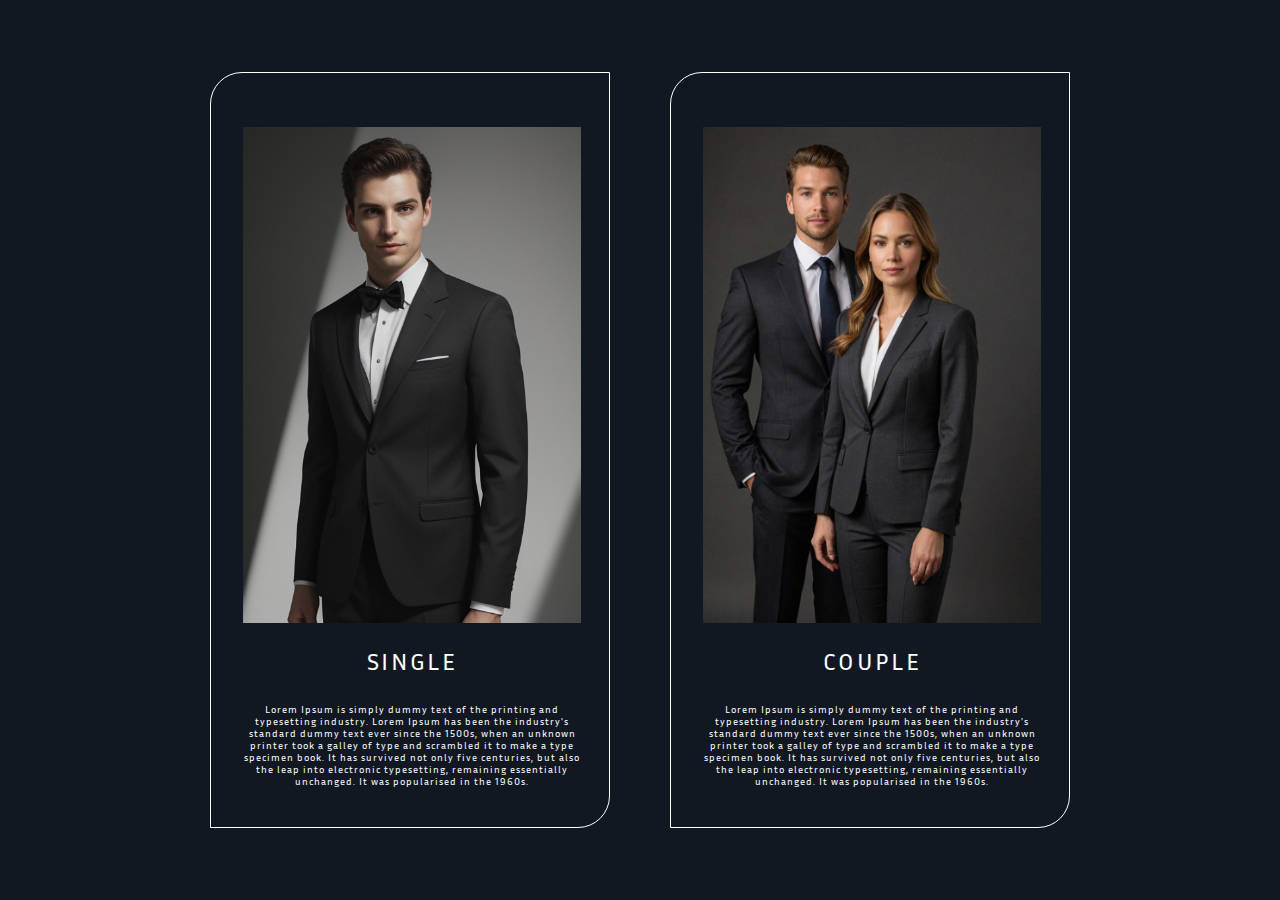
<file: index.html>
<!DOCTYPE html>
<html lang="en">
  <head>
    <meta charset="UTF-8" />
    <meta name="viewport" content="width=device-width, initial-scale=1.0" />
    <link rel="stylesheet" href="css/style1.css" />
    <!-- font -->
    <link rel="preconnect" href="https://fonts.googleapis.com" />
    <link rel="preconnect" href="https://fonts.gstatic.com" crossorigin />
    <link
      href="https://fonts.googleapis.com/css2?family=Inria+Sans:ital,wght@0,300;0,400;0,700;1,300;1,400;1,700&display=swap"
      rel="stylesheet"
    />
    <title>dikinapin AI</title>
  </head>
  <body>
    <div class="container">
      <a href="single-page.html"
        ><div class="card-1">
          <div class="card-container">
            <div class="image-card">
              <img src="assets/single-card.jpeg" alt="single" />
            </div>
            <div class="text-wrapper">SINGLE</div>
            <p class="paragraph-1">
              Lorem Ipsum is simply dummy text of the printing and typesetting
              industry. Lorem Ipsum has been the industry's standard dummy text
              ever since the 1500s, when an unknown printer took a galley of
              type and scrambled it to make a type specimen book. It has
              survived not only five centuries, but also the leap into
              electronic typesetting, remaining essentially unchanged. It was
              popularised in the 1960s.
            </p>
          </div>
        </div>
      </a>
      <a href="couple-page.html"
        ><div class="card-1">
          <div class="card-container">
            <div class="image-card">
              <img src="assets/couple-card.jpeg" alt="single" />
            </div>
            <div class="text-wrapper">COUPLE</div>
            <p class="paragraph-1">
              Lorem Ipsum is simply dummy text of the printing and typesetting
              industry. Lorem Ipsum has been the industry's standard dummy text
              ever since the 1500s, when an unknown printer took a galley of
              type and scrambled it to make a type specimen book. It has
              survived not only five centuries, but also the leap into
              electronic typesetting, remaining essentially unchanged. It was
              popularised in the 1960s.
            </p>
          </div>
        </div>
      </a>
    </div>
  </body>
</html>
</file>
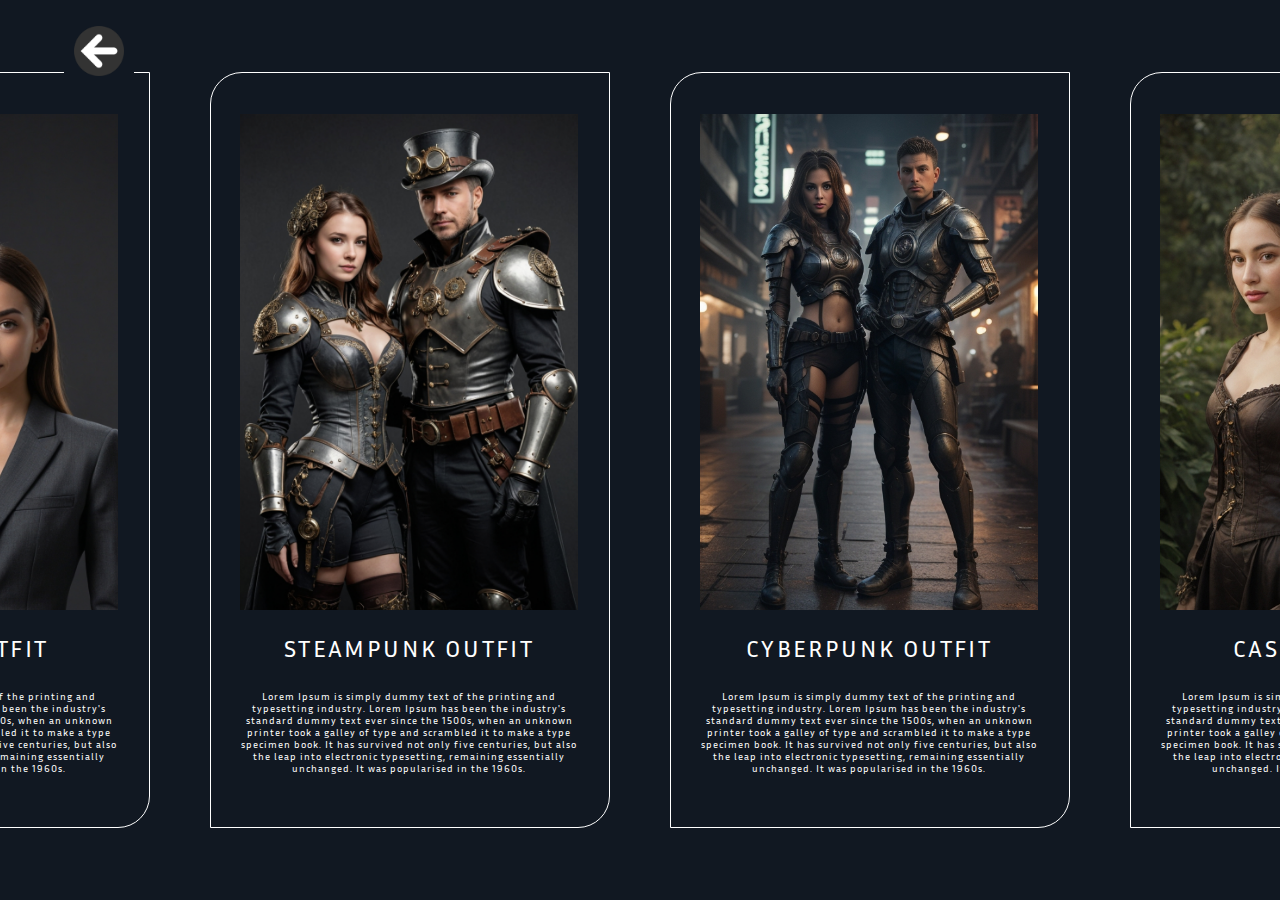
<file: couple-page.html>
<!DOCTYPE html>
<html lang="en">
  <head>
    <meta charset="UTF-8" />
    <meta name="viewport" content="width=device-width, initial-scale=1.0" />
    <link rel="stylesheet" href="css/style-single.css" />
    <!-- font -->
    <link rel="preconnect" href="https://fonts.googleapis.com" />
    <link rel="preconnect" href="https://fonts.gstatic.com" crossorigin />
    <link
      href="https://fonts.googleapis.com/css2?family=Inria+Sans:ital,wght@0,300;0,400;0,700;1,300;1,400;1,700&display=swap"
      rel="stylesheet"
    />
    <title>dikinapin AI</title>
  </head>
  <body>
    <div class="container">
      <a href="onProgress.html"
        ><div class="card-1">
          <div class="card-container">
            <div class="image-card">
              <img src="assets/couple-formal.jpeg" alt="single" />
            </div>
            <div class="text-wrapper">FORMAL OUTFIT</div>
            <p class="paragraph-1">
              Lorem Ipsum is simply dummy text of the printing and typesetting
              industry. Lorem Ipsum has been the industry's standard dummy text
              ever since the 1500s, when an unknown printer took a galley of
              type and scrambled it to make a type specimen book. It has
              survived not only five centuries, but also the leap into
              electronic typesetting, remaining essentially unchanged. It was
              popularised in the 1960s.
            </p>
          </div>
        </div>
      </a>
      <a href="onProgress.html"
        ><div class="card-1">
          <div class="card-container">
            <div class="image-card">
              <img src="assets/couple-steampunk.jpeg" alt="single" />
            </div>
            <div class="text-wrapper">STEAMPUNK OUTFIT</div>
            <p class="paragraph-1">
              Lorem Ipsum is simply dummy text of the printing and typesetting
              industry. Lorem Ipsum has been the industry's standard dummy text
              ever since the 1500s, when an unknown printer took a galley of
              type and scrambled it to make a type specimen book. It has
              survived not only five centuries, but also the leap into
              electronic typesetting, remaining essentially unchanged. It was
              popularised in the 1960s.
            </p>
          </div>
        </div>
      </a>
      <a href="onProgress.html"
        ><div class="card-1">
          <div class="card-container">
            <div class="image-card">
              <img src="assets/couple-cyberpunk.jpeg" alt="single" />
            </div>
            <div class="text-wrapper">CYBERPUNK OUTFIT</div>
            <p class="paragraph-1">
              Lorem Ipsum is simply dummy text of the printing and typesetting
              industry. Lorem Ipsum has been the industry's standard dummy text
              ever since the 1500s, when an unknown printer took a galley of
              type and scrambled it to make a type specimen book. It has
              survived not only five centuries, but also the leap into
              electronic typesetting, remaining essentially unchanged. It was
              popularised in the 1960s.
            </p>
          </div>
        </div>
      </a>
      <a href="onProgress.html"
        ><div class="card-1">
          <div class="card-container">
            <div class="image-card">
              <img src="assets/couple-casual.jpeg" alt="single" />
            </div>
            <div class="text-wrapper">CASUAL OUTFIT</div>
            <p class="paragraph-1">
              Lorem Ipsum is simply dummy text of the printing and typesetting
              industry. Lorem Ipsum has been the industry's standard dummy text
              ever since the 1500s, when an unknown printer took a galley of
              type and scrambled it to make a type specimen book. It has
              survived not only five centuries, but also the leap into
              electronic typesetting, remaining essentially unchanged. It was
              popularised in the 1960s.
            </p>
          </div>
        </div>
      </a>
    </div>
    <div class="icon-back">
      <a href="index.html"><img src="assets/arrow.png" alt="" /></a>
    </div>
  </body>
</html>
</file>
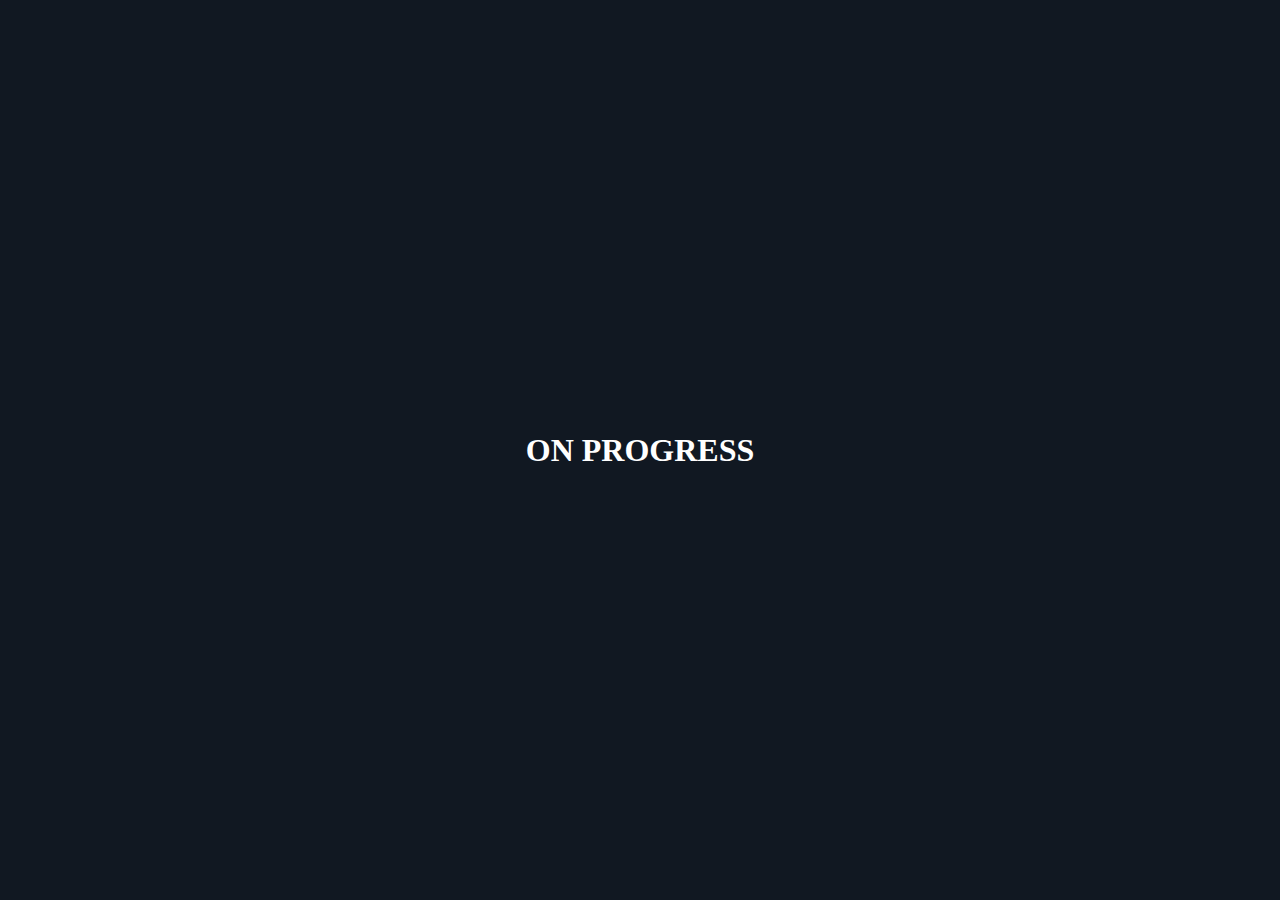
<file: onProgress.html>
<!DOCTYPE html>
<html lang="en">
  <head>
    <meta charset="UTF-8" />
    <meta name="viewport" content="width=device-width, initial-scale=1.0" />
    <link rel="stylesheet" href="css/onprogress.css" />
    <title>On Progress</title>
  </head>
  <body>
    <div class="container"><h1>ON PROGRESS</h1></div>
  </body>
</html>
</file>
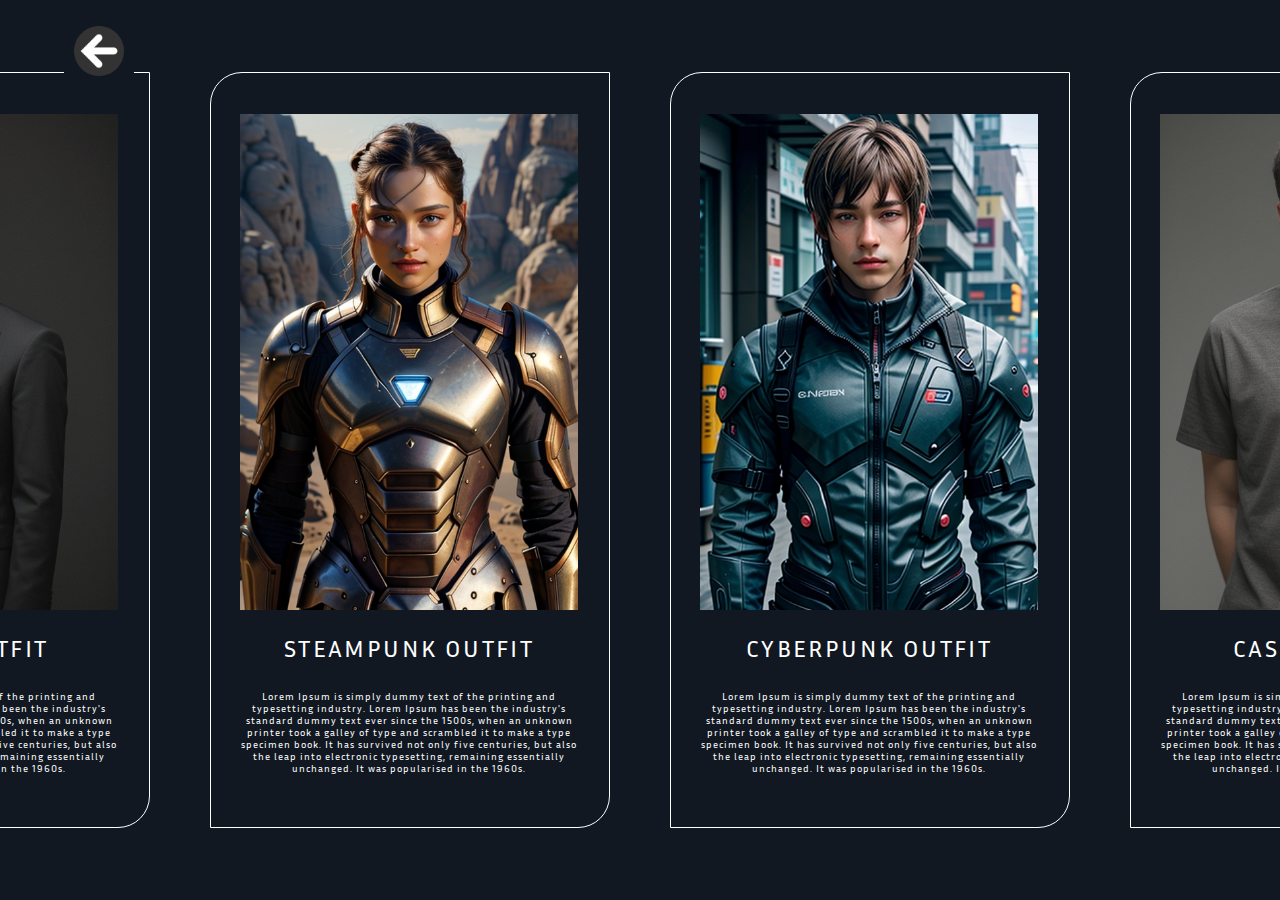
<file: single-page.html>
<!DOCTYPE html>
<html lang="en">
  <head>
    <meta charset="UTF-8" />
    <meta name="viewport" content="width=device-width, initial-scale=1.0" />
    <link rel="stylesheet" href="css/style-single.css" />
    <!-- font -->
    <link rel="preconnect" href="https://fonts.googleapis.com" />
    <link rel="preconnect" href="https://fonts.gstatic.com" crossorigin />
    <link
      href="https://fonts.googleapis.com/css2?family=Inria+Sans:ital,wght@0,300;0,400;0,700;1,300;1,400;1,700&display=swap"
      rel="stylesheet"
    />
    <title>dikinapin AI</title>
  </head>
  <body>
    <div class="container">
      <a href="onProgress.html"
        ><div class="card-1">
          <div class="card-container">
            <div class="image-card">
              <img src="assets/single-formal.jpeg" alt="single" />
            </div>
            <div class="text-wrapper">FORMAL OUTFIT</div>
            <p class="paragraph-1">
              Lorem Ipsum is simply dummy text of the printing and typesetting
              industry. Lorem Ipsum has been the industry's standard dummy text
              ever since the 1500s, when an unknown printer took a galley of
              type and scrambled it to make a type specimen book. It has
              survived not only five centuries, but also the leap into
              electronic typesetting, remaining essentially unchanged. It was
              popularised in the 1960s.
            </p>
          </div>
        </div>
      </a>
      <a href="onProgress.html"
        ><div class="card-1">
          <div class="card-container">
            <div class="image-card">
              <img src="assets/single-steampunk.jpeg" alt="single" />
            </div>
            <div class="text-wrapper">STEAMPUNK OUTFIT</div>
            <p class="paragraph-1">
              Lorem Ipsum is simply dummy text of the printing and typesetting
              industry. Lorem Ipsum has been the industry's standard dummy text
              ever since the 1500s, when an unknown printer took a galley of
              type and scrambled it to make a type specimen book. It has
              survived not only five centuries, but also the leap into
              electronic typesetting, remaining essentially unchanged. It was
              popularised in the 1960s.
            </p>
          </div>
        </div>
      </a>
      <a href="onProgress.html"
        ><div class="card-1">
          <div class="card-container">
            <div class="image-card">
              <img src="assets/single-cyberpunk.jpeg" alt="single" />
            </div>
            <div class="text-wrapper">CYBERPUNK OUTFIT</div>
            <p class="paragraph-1">
              Lorem Ipsum is simply dummy text of the printing and typesetting
              industry. Lorem Ipsum has been the industry's standard dummy text
              ever since the 1500s, when an unknown printer took a galley of
              type and scrambled it to make a type specimen book. It has
              survived not only five centuries, but also the leap into
              electronic typesetting, remaining essentially unchanged. It was
              popularised in the 1960s.
            </p>
          </div>
        </div>
      </a>
      <a href="onProgress.html"
        ><div class="card-1">
          <div class="card-container">
            <div class="image-card">
              <img src="assets/single-casual.jpeg" alt="single" />
            </div>
            <div class="text-wrapper">CASUAL OUTFIT</div>
            <p class="paragraph-1">
              Lorem Ipsum is simply dummy text of the printing and typesetting
              industry. Lorem Ipsum has been the industry's standard dummy text
              ever since the 1500s, when an unknown printer took a galley of
              type and scrambled it to make a type specimen book. It has
              survived not only five centuries, but also the leap into
              electronic typesetting, remaining essentially unchanged. It was
              popularised in the 1960s.
            </p>
          </div>
        </div>
      </a>
    </div>
    <div class="icon-back">
      <a href="index.html"><img src="assets/arrow.png" alt="" /></a>
    </div>
  </body>
</html>
</file>
<file: css/style1.css>
* {
  margin: 0;
  padding: 0;
  box-sizing: border-box;
  background-color: #111822;
}

.container a {
  color: #fff;
  text-decoration: none;
}

.container a:hover {
  transform: scale(1.1);
  -webkit-transform: scale(1.1);
  -moz-transform: scale(1.1);
  -ms-transform: scale(1.1);
  -o-transform: scale(1.1);
  transition: 0.5s ease-in-out;
  -webkit-transition: 0.5s ease-in-out;
  -moz-transition: 0.5s ease-in-out;
  -ms-transition: 0.5s ease-in-out;
  -o-transition: 0.5s ease-in-out;
}

.container {
  display: flex;
  flex-direction: row;
  height: 100vh;
  justify-content: center;
  align-items: center;
  gap: 60px;
}

.card-1 {
  display: flex;
  flex-direction: column;
  width: 400px;
  height: 756px;
  border: 1.5px solid #fff;
  border-radius: 32px 0px 32px 0px;
  -webkit-border-radius: 32px 0px 32px 0px;
  -moz-border-radius: 32px 0px 32px 0px;
  -ms-border-radius: 32px 0px 32px 0px;
  -o-border-radius: 32px 0px 32px 0px;
  gap: 24px;
  padding: 54px;
}

.card-container {
  display: inline-flex;
  flex-direction: column;
  align-items: center;
  gap: 24px;
  position: relative;
  flex: 0 0 auto;
  margin-right: -4px;
}

.image-card {
  position: relative;
  width: 338px;
  height: 496px;
}

.image-card img {
  position: absolute;
  width: 338px;
  height: 496px;
  top: 0;
  left: 0;
  object-fit: cover;
}

.text-wrapper {
  position: relative;
  width: 260px;
  height: 32px;
  font-family: "Inria Sans", Helvetica;
  font-weight: 400;
  color: #fff;
  font-size: 24px;
  text-align: center;
  letter-spacing: 2.4px;
  line-height: normal;
}

.paragraph-1 {
  position: relative;
  width: 338px;
  height: 94px;
  font-family: "Inria Sans", Helvetica;
  font-weight: 400;
  color: #fff;
  font-size: 10px;
  text-align: center;
  letter-spacing: 1px;
  line-height: normal;
  text-decoration: none;
}
</file>
<file: css/style-single.css>
* {
  margin: 0;
  padding: 0;
  box-sizing: border-box;
  background-color: #111822;
}

.icon-back {
  display: inline-flex;
  gap: 10px;
  padding: 10px;
  top: 16px;
  left: 64px;
  align-items: center;
  position: absolute;
  color: white;
}

.icon-back img {
  width: 50px;
}

.container a {
  color: #fff;
  text-decoration: none;
}

.container a:hover {
  transform: scale(1.1);
  -webkit-transform: scale(1.1);
  -moz-transform: scale(1.1);
  -ms-transform: scale(1.1);
  -o-transform: scale(1.1);
  transition: 0.5s ease-in-out;
  -webkit-transition: 0.5s ease-in-out;
  -moz-transition: 0.5s ease-in-out;
  -ms-transition: 0.5s ease-in-out;
  -o-transition: 0.5s ease-in-out;
}

.container {
  display: flex;
  flex-direction: row;
  justify-content: center;
  align-items: center;
  height: 100vh;
  gap: 60px;
}

.card-1 {
  display: flex;
  flex-direction: column;
  width: 400px;
  height: 756px;
  border: 1.5px solid #fff;
  border-radius: 32px 0px 32px 0px;
  -webkit-border-radius: 32px 0px 32px 0px;
  -moz-border-radius: 32px 0px 32px 0px;
  -ms-border-radius: 32px 0px 32px 0px;
  -o-border-radius: 32px 0px 32px 0px;
  gap: 24px;
  padding: 54px;
}

.card-container {
  display: inline-flex;
  flex-direction: column;
  align-items: center;
  justify-content: center;
  width: 334px;
  gap: 24px;
  position: relative;
  flex: 0 0 auto;
  margin-top: -13px;
  margin-bottom: -13px;
  margin-left: -23px;
  margin-right: -23px;
}

.image-card {
  position: relative;
  width: 338px;
  height: 496px;
}

.image-card img {
  position: absolute;
  width: 338px;
  height: 496px;
  top: 0;
  left: 0;
  object-fit: cover;
}

.text-wrapper {
  position: relative;
  width: 260px;
  height: 32px;
  font-family: "Inria Sans", Helvetica;
  font-weight: 400;
  color: #fff;
  font-size: 24px;
  text-align: center;
  letter-spacing: 2.4px;
  line-height: normal;
}

.paragraph-1 {
  position: relative;
  width: 338px;
  height: 94px;
  font-family: "Inria Sans", Helvetica;
  font-weight: 400;
  color: #fff;
  font-size: 10px;
  text-align: center;
  letter-spacing: 1px;
  line-height: normal;
  text-decoration: none;
}
</file>
<file: css/onprogress.css>
* {
  margin: 0;
  padding: 0;
  box-sizing: border-box;
  background-color: #111822;
}

.container {
  display: flex;
  flex-direction: column;
  align-items: center;
  justify-content: center;
  height: 100vh;
}

.container h1 {
  color: #fff;
}
</file>
